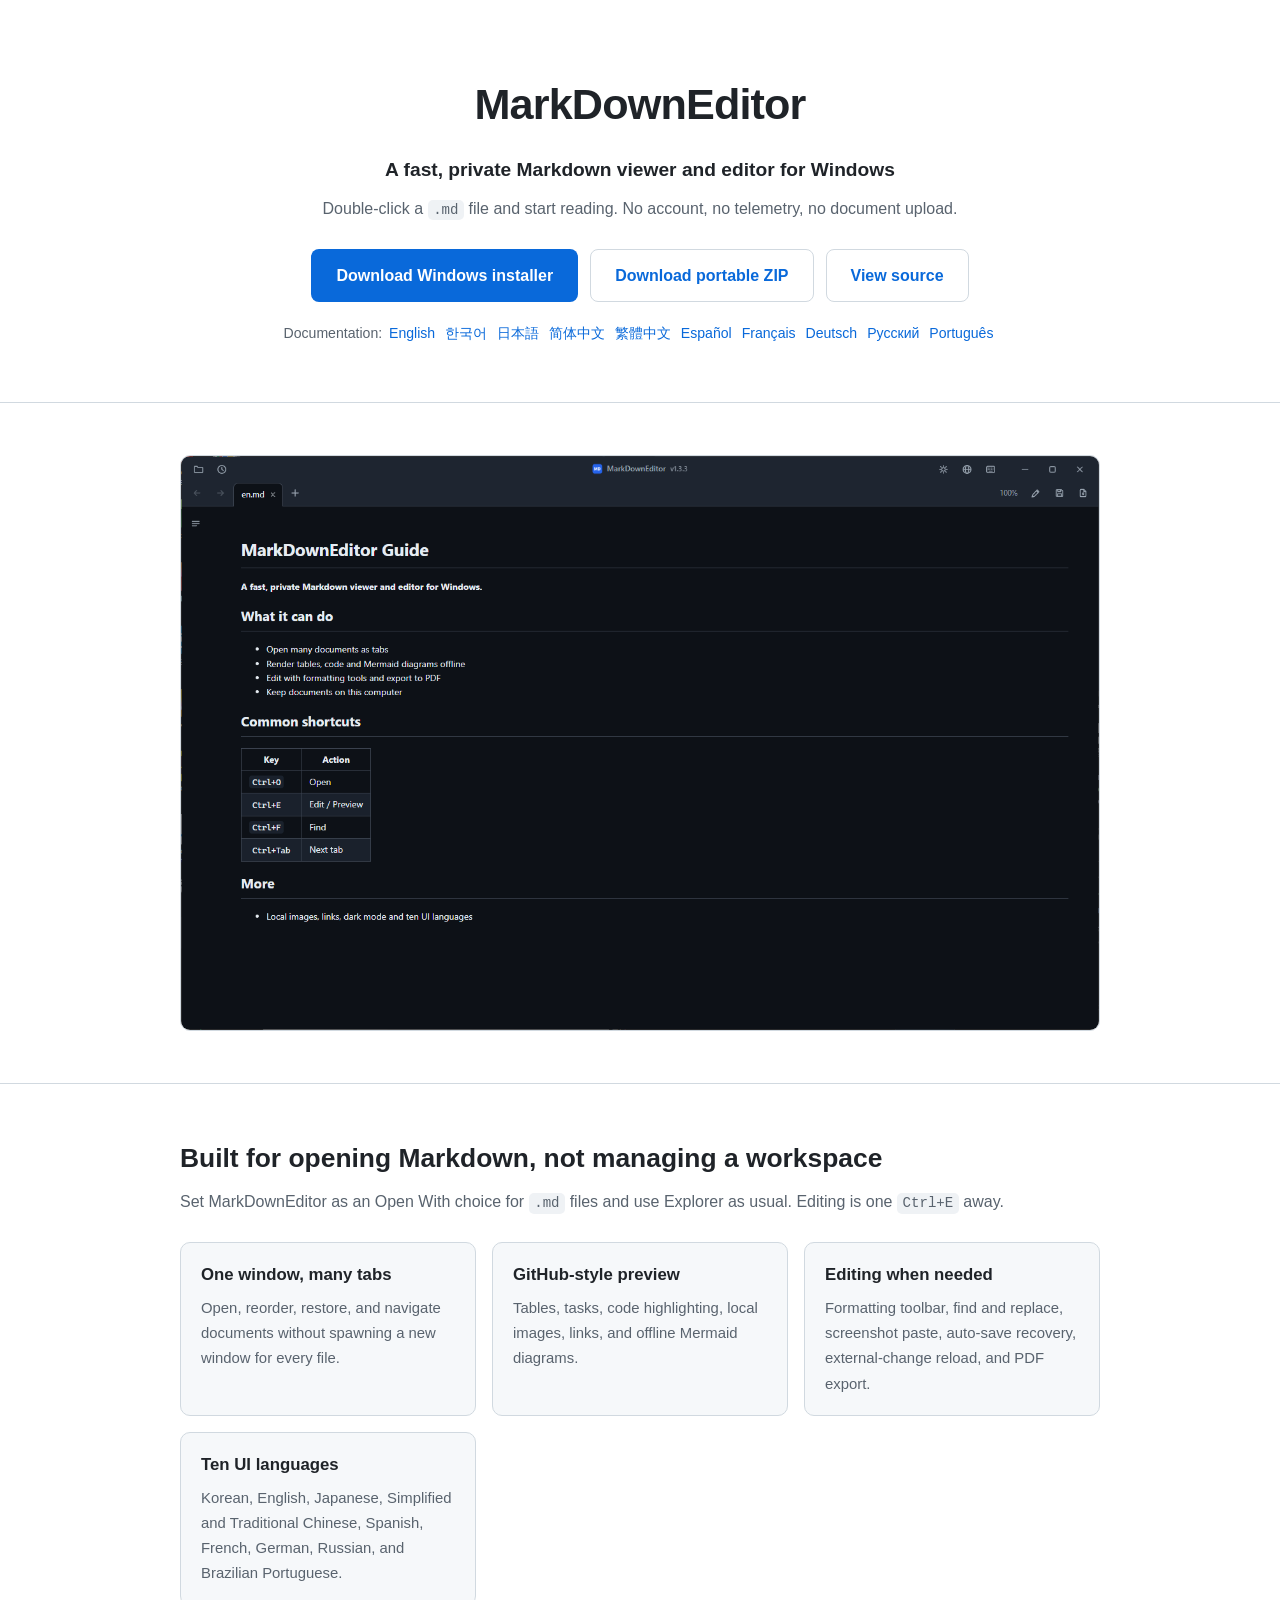
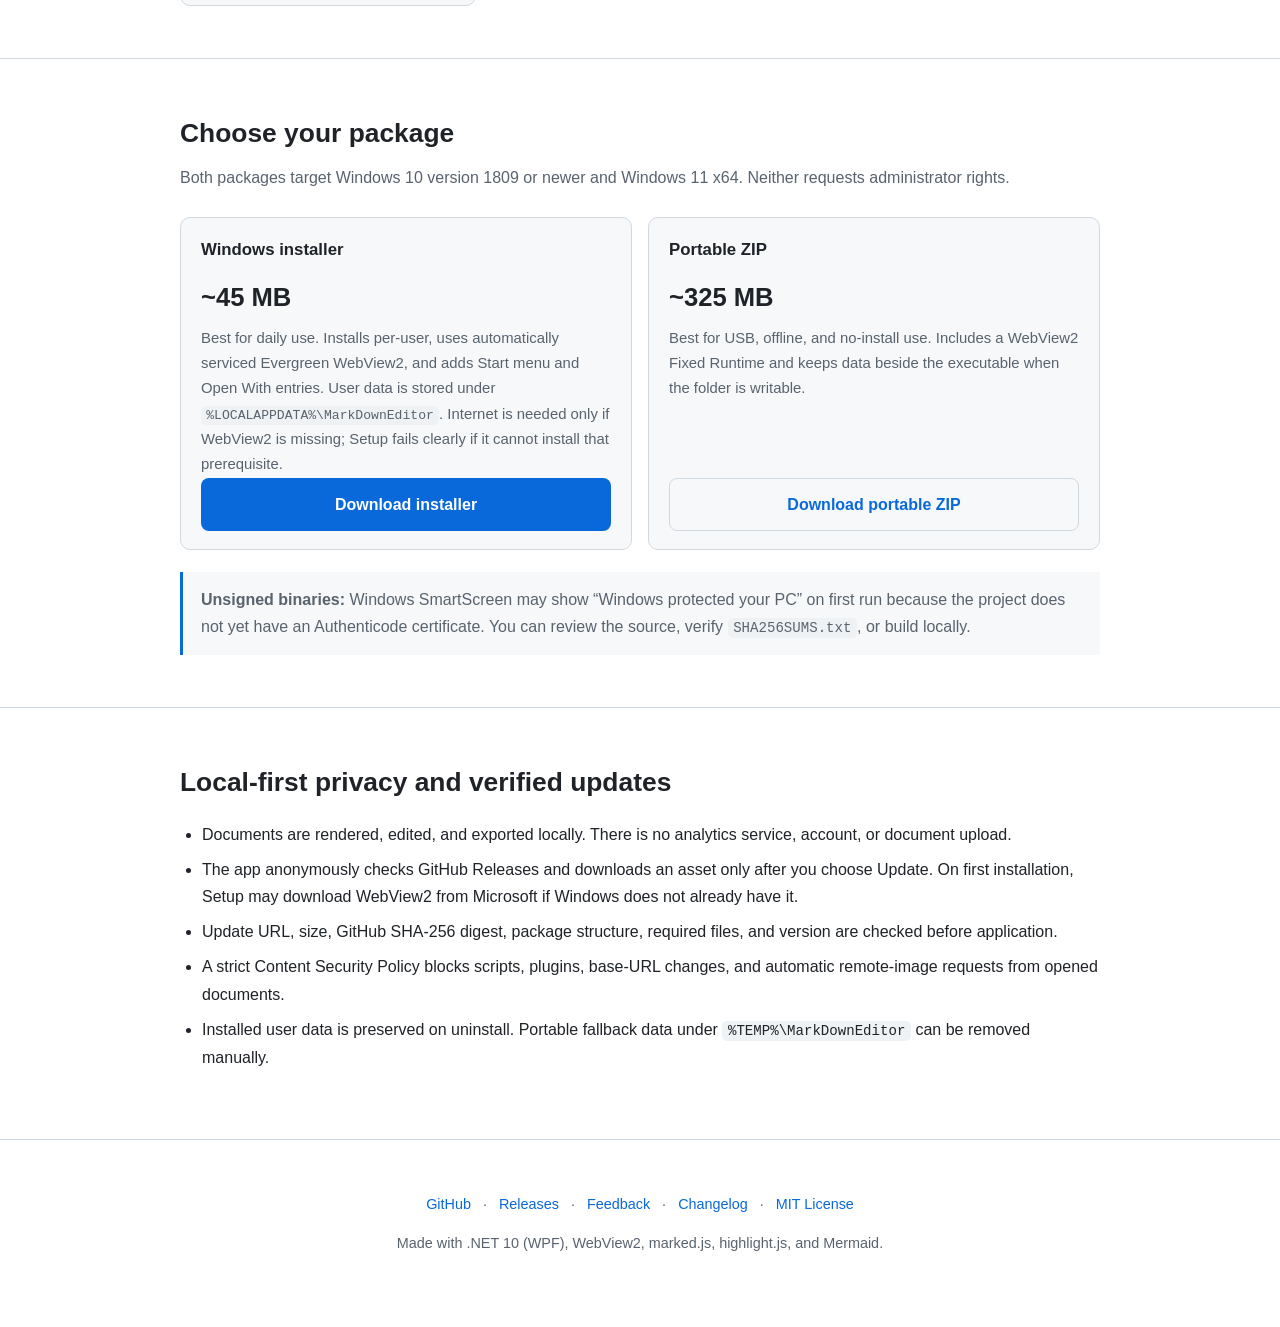
<file: docs/index.html>
<!doctype html>
<html lang="en">
<head>
  <meta charset="utf-8">
  <meta name="viewport" content="width=device-width, initial-scale=1">
  <title>MarkDownEditor — a fast, private Markdown editor for Windows</title>
  <meta name="description" content="Open Markdown files instantly on Windows. Free and open source, with tabs, offline Mermaid diagrams, editing, PDF export, a lightweight installer, and a fully portable package.">
  <link rel="canonical" href="https://jjw1270.github.io/MarkdownEditor/">
  <meta name="theme-color" content="#0d1117" media="(prefers-color-scheme: dark)">
  <meta name="theme-color" content="#ffffff" media="(prefers-color-scheme: light)">
  <meta property="og:type" content="website">
  <meta property="og:site_name" content="MarkDownEditor">
  <meta property="og:locale" content="en_US">
  <meta property="og:url" content="https://jjw1270.github.io/MarkdownEditor/">
  <meta property="og:title" content="MarkDownEditor — a fast, private Markdown editor for Windows">
  <meta property="og:description" content="Double-click a .md file and read or edit it immediately. Choose a lightweight installer or a fully portable offline package.">
  <meta property="og:image" content="https://jjw1270.github.io/MarkdownEditor/images/en/preview.png">
  <meta name="twitter:card" content="summary_large_image">
  <meta name="twitter:title" content="MarkDownEditor — a fast, private Markdown editor for Windows">
  <meta name="twitter:description" content="Free, open source, local-first Markdown viewing and editing for Windows.">
  <meta name="twitter:image" content="https://jjw1270.github.io/MarkdownEditor/images/en/preview.png">
  <link rel="icon" href="favicon.ico" sizes="any">
  <script type="application/ld+json">
  {
    "@context": "https://schema.org",
    "@type": "SoftwareApplication",
    "name": "MarkDownEditor",
    "applicationCategory": "UtilitiesApplication",
    "applicationSubCategory": "Markdown editor",
    "operatingSystem": "Windows 10 version 1809 or newer, Windows 11",
    "description": "A free, private Markdown viewer and editor for Windows with installer and portable distributions.",
    "url": "https://jjw1270.github.io/MarkdownEditor/",
    "downloadUrl": "https://github.com/jjw1270/MarkdownEditor/releases/latest",
    "softwareVersion": "1.3.3",
    "license": "https://opensource.org/licenses/MIT",
    "isAccessibleForFree": true,
    "inLanguage": ["ko", "en", "ja", "zh-CN", "zh-TW", "es", "fr", "de", "ru", "pt-BR"],
    "author": { "@type": "Person", "name": "jjw1270", "url": "https://github.com/jjw1270" },
    "offers": { "@type": "Offer", "price": "0", "priceCurrency": "USD" }
  }
  </script>
  <style>
    :root{--bg:#fff;--fg:#1f2328;--muted:#59636e;--line:#d1d9e0;--card:#f6f8fa;--accent:#0969da;--accent-fg:#fff;--code:#eff2f5}
    @media(prefers-color-scheme:dark){:root{--bg:#0d1117;--fg:#e6edf3;--muted:#9198a1;--line:#3d444d;--card:#151b23;--accent:#4493f8;--accent-fg:#0d1117;--code:#151b23}}
    *{box-sizing:border-box}html{scroll-behavior:smooth}body{margin:0;background:var(--bg);color:var(--fg);font:16px/1.7 -apple-system,BlinkMacSystemFont,"Segoe UI",Roboto,Helvetica,Arial,sans-serif;-webkit-font-smoothing:antialiased}
    a{color:var(--accent);text-decoration:none}a:hover{text-decoration:underline}.wrap{max-width:960px;margin:0 auto;padding:0 20px}code{background:var(--code);padding:.15em .4em;border-radius:5px;font-size:.88em}
    header{padding:68px 0 42px;text-align:center;border-bottom:1px solid var(--line)}h1{font-size:2.7rem;margin:0 0 .3em;letter-spacing:-.02em}.tagline{font-size:1.2rem;margin:0 0 .4em}.sub,.lead{color:var(--muted)}.sub{margin:0 0 26px}.lead{margin:0 0 26px}
    .cta{display:flex;gap:12px;justify-content:center;flex-wrap:wrap;margin-bottom:20px}.btn{display:inline-block;padding:12px 24px;border-radius:8px;font-weight:600;border:1px solid var(--line)}.primary{background:var(--accent);color:var(--accent-fg);border-color:transparent}.btn:hover{text-decoration:none;filter:brightness(1.08)}
    .langs{font-size:.88rem;color:var(--muted);margin-top:18px}.langs a{margin:0 3px}section{padding:52px 0;border-bottom:1px solid var(--line)}h2{font-size:1.65rem;margin:0 0 8px}figure{margin:0}figure img{width:100%;display:block;border:1px solid var(--line);border-radius:10px}
    .grid,.packages{display:grid;grid-template-columns:repeat(auto-fit,minmax(260px,1fr));gap:16px}.card{background:var(--card);border:1px solid var(--line);border-radius:10px;padding:18px 20px}.card h3{margin:0 0 6px;font-size:1.05rem}.card p{margin:0;color:var(--muted);font-size:.93rem}
    .package{display:flex;flex-direction:column}.package .btn{margin-top:auto;text-align:center}.size{font-size:1.6rem;font-weight:700;margin:6px 0}.note{background:var(--card);border-left:3px solid var(--accent);padding:14px 18px;color:var(--muted);margin-top:22px}ul{padding-left:22px}li{margin-bottom:8px}footer{padding:38px 0 60px;text-align:center;color:var(--muted);font-size:.9rem}footer a{margin:0 8px}
  </style>
</head>
<body>
  <header>
    <div class="wrap">
      <h1>MarkDownEditor</h1>
      <p class="tagline"><strong>A fast, private Markdown viewer and editor for Windows</strong></p>
      <p class="sub">Double-click a <code>.md</code> file and start reading. No account, no telemetry, no document upload.</p>
      <div class="cta">
        <a class="btn primary" href="https://github.com/jjw1270/MarkdownEditor/releases/latest/download/MarkDownEditor-Setup-x64.exe">Download Windows installer</a>
        <a class="btn" href="https://github.com/jjw1270/MarkdownEditor/releases/latest/download/MarkDownEditor-standalone.zip">Download portable ZIP</a>
        <a class="btn" href="https://github.com/jjw1270/MarkdownEditor">View source</a>
      </div>
      <p class="langs">Documentation:
        <a href="https://github.com/jjw1270/MarkdownEditor/blob/main/README.md">English</a>
        <a href="https://github.com/jjw1270/MarkdownEditor/blob/main/README.ko.md">한국어</a>
        <a href="https://github.com/jjw1270/MarkdownEditor/blob/main/README.ja.md">日本語</a>
        <a href="https://github.com/jjw1270/MarkdownEditor/blob/main/README.zh-CN.md">简体中文</a>
        <a href="https://github.com/jjw1270/MarkdownEditor/blob/main/README.zh-TW.md">繁體中文</a>
        <a href="https://github.com/jjw1270/MarkdownEditor/blob/main/README.es.md">Español</a>
        <a href="https://github.com/jjw1270/MarkdownEditor/blob/main/README.fr.md">Français</a>
        <a href="https://github.com/jjw1270/MarkdownEditor/blob/main/README.de.md">Deutsch</a>
        <a href="https://github.com/jjw1270/MarkdownEditor/blob/main/README.ru.md">Русский</a>
        <a href="https://github.com/jjw1270/MarkdownEditor/blob/main/README.pt-BR.md">Português</a>
      </p>
    </div>
  </header>

  <section><div class="wrap">
    <figure><img src="images/en/preview.png" alt="MarkDownEditor English interface showing tabs, table of contents, and a rendered Markdown document"></figure>
  </div></section>

  <section><div class="wrap">
    <h2>Built for opening Markdown, not managing a workspace</h2>
    <p class="lead">Set MarkDownEditor as an Open With choice for <code>.md</code> files and use Explorer as usual. Editing is one <code>Ctrl+E</code> away.</p>
    <div class="grid">
      <div class="card"><h3>One window, many tabs</h3><p>Open, reorder, restore, and navigate documents without spawning a new window for every file.</p></div>
      <div class="card"><h3>GitHub-style preview</h3><p>Tables, tasks, code highlighting, local images, links, and offline Mermaid diagrams.</p></div>
      <div class="card"><h3>Editing when needed</h3><p>Formatting toolbar, find and replace, screenshot paste, auto-save recovery, external-change reload, and PDF export.</p></div>
      <div class="card"><h3>Ten UI languages</h3><p>Korean, English, Japanese, Simplified and Traditional Chinese, Spanish, French, German, Russian, and Brazilian Portuguese.</p></div>
    </div>
  </div></section>

  <section><div class="wrap">
    <h2>Choose your package</h2>
    <p class="lead">Both packages target Windows 10 version 1809 or newer and Windows 11 x64. Neither requests administrator rights.</p>
    <div class="packages">
      <div class="card package"><h3>Windows installer</h3><div class="size">~45 MB</div><p>Best for daily use. Installs per-user, uses automatically serviced Evergreen WebView2, and adds Start menu and Open With entries. User data is stored under <code>%LOCALAPPDATA%\MarkDownEditor</code>. Internet is needed only if WebView2 is missing; Setup fails clearly if it cannot install that prerequisite.</p><a class="btn primary" href="https://github.com/jjw1270/MarkdownEditor/releases/latest/download/MarkDownEditor-Setup-x64.exe">Download installer</a></div>
      <div class="card package"><h3>Portable ZIP</h3><div class="size">~325 MB</div><p>Best for USB, offline, and no-install use. Includes a WebView2 Fixed Runtime and keeps data beside the executable when the folder is writable.</p><a class="btn" href="https://github.com/jjw1270/MarkdownEditor/releases/latest/download/MarkDownEditor-standalone.zip">Download portable ZIP</a></div>
    </div>
    <div class="note"><strong>Unsigned binaries:</strong> Windows SmartScreen may show “Windows protected your PC” on first run because the project does not yet have an Authenticode certificate. You can review the source, verify <code>SHA256SUMS.txt</code>, or build locally.</div>
  </div></section>

  <section><div class="wrap">
    <h2>Local-first privacy and verified updates</h2>
    <ul>
      <li>Documents are rendered, edited, and exported locally. There is no analytics service, account, or document upload.</li>
      <li>The app anonymously checks GitHub Releases and downloads an asset only after you choose Update. On first installation, Setup may download WebView2 from Microsoft if Windows does not already have it.</li>
      <li>Update URL, size, GitHub SHA-256 digest, package structure, required files, and version are checked before application.</li>
      <li>A strict Content Security Policy blocks scripts, plugins, base-URL changes, and automatic remote-image requests from opened documents.</li>
      <li>Installed user data is preserved on uninstall. Portable fallback data under <code>%TEMP%\MarkDownEditor</code> can be removed manually.</li>
    </ul>
  </div></section>

  <footer><div class="wrap">
    <p><a href="https://github.com/jjw1270/MarkdownEditor">GitHub</a> · <a href="https://github.com/jjw1270/MarkdownEditor/releases">Releases</a> · <a href="https://github.com/jjw1270/MarkdownEditor/issues/new/choose">Feedback</a> · <a href="https://github.com/jjw1270/MarkdownEditor/blob/main/CHANGELOG.md">Changelog</a> · <a href="https://github.com/jjw1270/MarkdownEditor/blob/main/LICENSE">MIT License</a></p>
    <p>Made with .NET 10 (WPF), WebView2, marked.js, highlight.js, and Mermaid.</p>
  </div></footer>
</body>
</html>
</file>
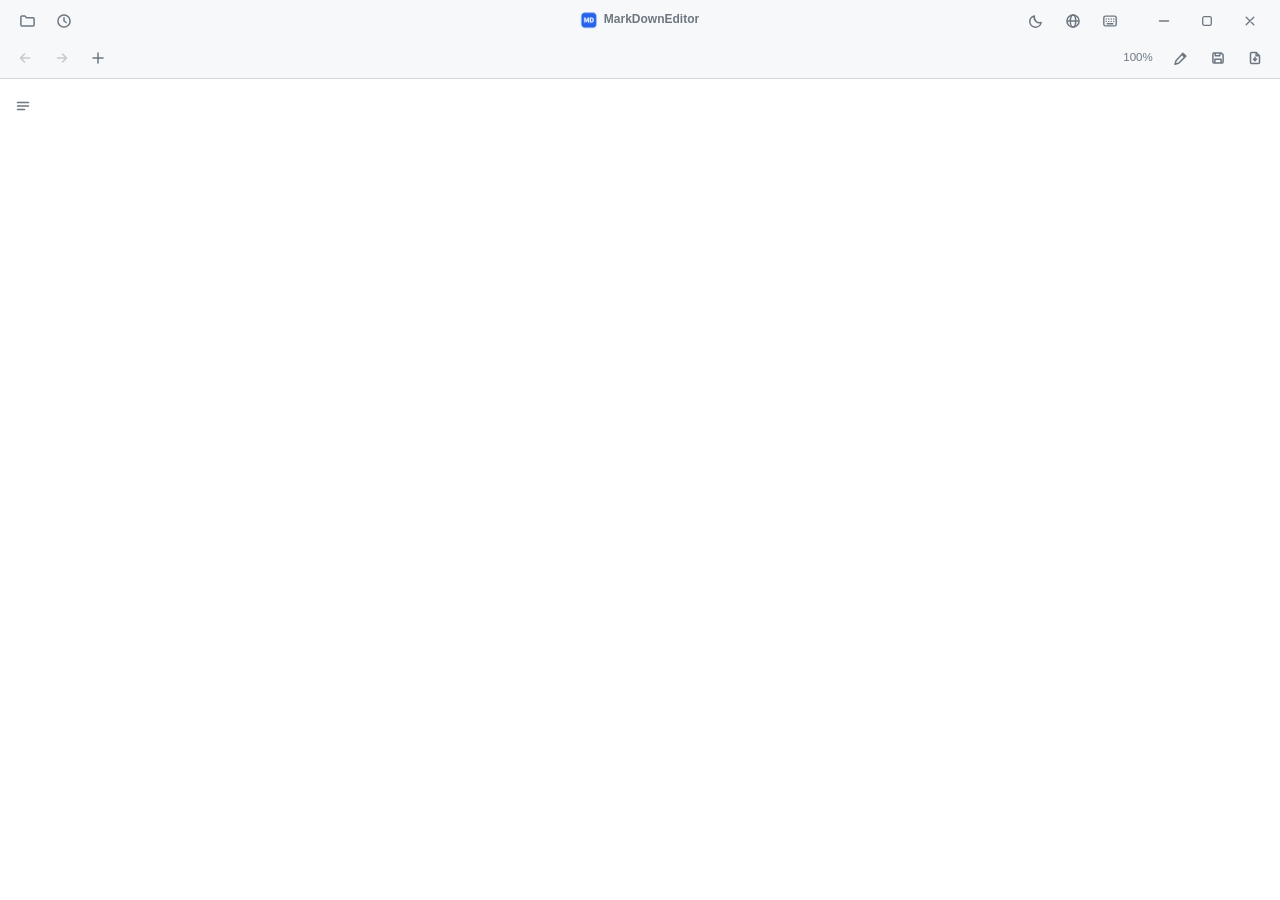
<file: src/web/index.html>
<!doctype html>
<html lang="ko">
<head>
  <meta charset="utf-8" />
  <!-- 렌더된 마크다운 내부의 인라인 스크립트와 원격 이미지 요청 차단 (보안·프라이버시)
       로컬 이미지는 C# 호스트가 data URI로 인라인하므로 self/data만 허용한다. -->
  <meta http-equiv="Content-Security-Policy"
        content="default-src 'self'; script-src 'self'; style-src 'self' 'unsafe-inline'; img-src 'self' data:; font-src 'self' data:; connect-src 'none'; frame-src 'none'; media-src 'none'; object-src 'none'; base-uri 'none'; form-action 'none';" />
  <link rel="stylesheet" href="style.css" />
  <title>Markdown</title>
</head>
<body>
  <!-- 타이틀바: 좌측 파일 액션 + 중앙의 [아이콘+타이틀] + (드래그 영역) + 창 제어 -->
  <header id="bar">
    <!-- 파일 가져오기 계열은 좌상단 — 우측 탭 줄에는 현재 문서 액션만 남김 -->
    <button id="openBtn" title="열기 (Ctrl+O)">
      <svg width="16" height="16" viewBox="0 0 16 16" fill="none" aria-hidden="true">
        <path d="M1.9 4.1c0-.55.45-1 1-1h3l1.6 1.7h6.6c.55 0 1 .45 1 1v6.1c0 .55-.45 1-1 1H2.9c-.55 0-1-.45-1-1z"
              stroke="currentColor" stroke-width="1.5" stroke-linejoin="round"/>
      </svg>
    </button>
    <button id="recentBtn" title="최근 문서">
      <svg width="16" height="16" viewBox="0 0 16 16" fill="none" aria-hidden="true">
        <circle cx="8" cy="8" r="6.1" stroke="currentColor" stroke-width="1.5"/>
        <path d="M8 4.8V8l2.2 1.5" stroke="currentColor" stroke-width="1.5"
              stroke-linecap="round" stroke-linejoin="round"/>
      </svg>
    </button>
    <!-- 정중앙 고정 (pointer-events 없음 → 위에서도 창 드래그 가능)
         버전만 클릭 가능 → 정보·피드백 메뉴 (업데이트 확인·저장소·버그 신고·기능 제안)
         새 버전 감지 시 버전 오른쪽에 레드닷 표시 -->
    <span id="appTitle"><img id="appIcon" src="appicon.png" alt="" draggable="false" />MarkDownEditor<span id="appVer" hidden><span id="appVerText"></span><span id="updDot" hidden></span></span></span>
    <!-- 남은 빈 공간 전체가 창 드래그 영역 -->
    <div class="spacer"></div>

    <!-- 앱 전역 도구(테마·언어·도움말)는 타이틀바 우측 — 창 버튼과는 여백으로 구분 -->
    <button id="themeBtn" title="다크 테마">
      <svg class="ic-moon" width="16" height="16" viewBox="0 0 16 16" fill="none" aria-hidden="true">
        <path d="M13.1 9.6a5.5 5.5 0 0 1-6.7-6.7 5.7 5.7 0 1 0 6.7 6.7z"
              stroke="currentColor" stroke-width="1.5" stroke-linejoin="round"/>
      </svg>
      <svg class="ic-sun" width="16" height="16" viewBox="0 0 16 16" fill="none" aria-hidden="true">
        <circle cx="8" cy="8" r="2.7" stroke="currentColor" stroke-width="1.5"/>
        <path d="M8 1.9v1.6M8 12.5v1.6M1.9 8h1.6M12.5 8h1.6M3.7 3.7l1.1 1.1M11.2 11.2l1.1 1.1M12.3 3.7l-1.1 1.1M4.8 11.2l-1.1 1.1"
              stroke="currentColor" stroke-width="1.5" stroke-linecap="round"/>
      </svg>
    </button>
    <!-- 언어 선택 메뉴 (하단에 버전 정보 포함) -->
    <button id="langBtn" title="언어">
      <svg width="16" height="16" viewBox="0 0 16 16" fill="none" aria-hidden="true">
        <circle cx="8" cy="8" r="6.1" stroke="currentColor" stroke-width="1.5"/>
        <ellipse cx="8" cy="8" rx="2.7" ry="6.1" stroke="currentColor" stroke-width="1.5"/>
        <path d="M2.2 8h11.6" stroke="currentColor" stroke-width="1.5"/>
      </svg>
    </button>
    <button id="shortcutsBtn" title="키보드 단축키 보기 (Ctrl+/)">
      <svg width="16" height="16" viewBox="0 0 16 16" fill="none" aria-hidden="true">
        <rect x="1.8" y="3.1" width="12.4" height="9.8" rx="1.7" stroke="currentColor" stroke-width="1.4"/>
        <path d="M4.2 6h.1M6.7 6h.1M9.2 6h.1M11.7 6h.1M4.2 8.4h.1M6.7 8.4h.1M9.2 8.4h.1M11.7 8.4h.1M5.2 10.7h5.6"
              stroke="currentColor" stroke-width="1.4" stroke-linecap="round"/>
      </svg>
    </button>

    <!-- 창 제어 (커스텀 타이틀바) — C#이 네이티브로 처리 -->
    <button id="minBtn" class="winbtn" title="최소화">
      <svg width="16" height="16" viewBox="0 0 16 16" fill="none" aria-hidden="true">
        <path d="M3.4 8h9.2" stroke="currentColor" stroke-width="1.3" stroke-linecap="round"/>
      </svg>
    </button>
    <button id="maxBtn" class="winbtn" title="최대화">
      <svg class="ic-max" width="16" height="16" viewBox="0 0 16 16" fill="none" aria-hidden="true">
        <rect x="3.7" y="3.7" width="8.6" height="8.6" rx="1.6" stroke="currentColor" stroke-width="1.3"/>
      </svg>
      <svg class="ic-restore" width="16" height="16" viewBox="0 0 16 16" fill="none" aria-hidden="true">
        <rect x="3.2" y="5.2" width="7.6" height="7.6" rx="1.5" stroke="currentColor" stroke-width="1.3"/>
        <path d="M5.8 3.4h5.4c.9 0 1.6.7 1.6 1.6v5.4" stroke="currentColor" stroke-width="1.3" stroke-linecap="round"/>
      </svg>
    </button>
    <button id="closeBtn" class="winbtn winbtn-close" title="닫기">
      <svg width="16" height="16" viewBox="0 0 16 16" fill="none" aria-hidden="true">
        <path d="M4.2 4.2l7.6 7.6M11.8 4.2l-7.6 7.6" stroke="currentColor" stroke-width="1.3" stroke-linecap="round"/>
      </svg>
    </button>
  </header>

  <!-- 탭 줄: 내비게이션 + 문서 탭(JS가 생성) + 우측 현재 문서 액션 버튼 -->
  <div id="tabrow">
    <button id="backBtn" title="뒤로 (Alt+←)" disabled>
      <svg width="16" height="16" viewBox="0 0 16 16" fill="none" aria-hidden="true">
        <path d="M12.5 8H3.5M7.5 4 3.5 8l4 4" stroke="currentColor" stroke-width="1.6"
              stroke-linecap="round" stroke-linejoin="round"/>
      </svg>
    </button>
    <button id="fwdBtn" title="앞으로 (Alt+→)" disabled>
      <svg width="16" height="16" viewBox="0 0 16 16" fill="none" aria-hidden="true">
        <path d="M3.5 8h9M8.5 4l4 4-4 4" stroke="currentColor" stroke-width="1.6"
              stroke-linecap="round" stroke-linejoin="round"/>
      </svg>
    </button>
    <nav id="tabs"></nav>
    <button id="newTabBtn" class="tab-new" title="새 문서 (Ctrl+N)">
      <svg width="16" height="16" viewBox="0 0 16 16" fill="none" aria-hidden="true">
        <path d="M8 3v10M3 8h10" stroke="currentColor" stroke-width="1.5" stroke-linecap="round"/>
      </svg>
    </button>
    <div class="spacer"></div>
    <button id="zoomBtn" title="문서 배율 조정" aria-haspopup="dialog" aria-expanded="false"
            aria-controls="zoomPopup"><span id="zoomPct">100%</span></button>
    <button id="toggleBtn" title="편집/미리보기 전환 (Ctrl+E)">
      <svg class="ic-edit" width="16" height="16" viewBox="0 0 16 16" fill="none" aria-hidden="true">
        <path d="M9.9 3.2l2.9 2.9-7.2 7.2-3.6 1 1-3.6zM8.8 4.3l2.9 2.9"
              stroke="currentColor" stroke-width="1.5" stroke-linecap="round" stroke-linejoin="round"/>
      </svg>
      <svg class="ic-preview" width="16" height="16" viewBox="0 0 16 16" fill="none" aria-hidden="true">
        <path d="M1.9 8S4.2 3.9 8 3.9 14.1 8 14.1 8 11.8 12.1 8 12.1 1.9 8 1.9 8z"
              stroke="currentColor" stroke-width="1.5" stroke-linejoin="round"/>
        <circle cx="8" cy="8" r="1.9" stroke="currentColor" stroke-width="1.5"/>
      </svg>
    </button>
    <button id="saveBtn" title="저장 (Ctrl+S)">
      <svg width="16" height="16" viewBox="0 0 16 16" fill="none" aria-hidden="true">
        <path d="M2.9 3.9c0-.55.45-1 1-1h7.2l2 2v7.2c0 .55-.45 1-1 1H3.9c-.55 0-1-.45-1-1z"
              stroke="currentColor" stroke-width="1.5" stroke-linejoin="round"/>
        <path d="M5.3 3v2.8h4.6V3M4.9 13.1V9.2h6.2v3.9"
              stroke="currentColor" stroke-width="1.5" stroke-linejoin="round"/>
      </svg>
    </button>
    <button id="pdfBtn" title="PDF로 내보내기">
      <svg width="16" height="16" viewBox="0 0 16 16" fill="none" aria-hidden="true">
        <path d="M9.1 2.4H4.5c-.55 0-1 .45-1 1v9.2c0 .55.45 1 1 1h7c.55 0 1-.45 1-1V5.8z"
              stroke="currentColor" stroke-width="1.5" stroke-linejoin="round"/>
        <path d="M9.1 2.4v3.4h3.4" stroke="currentColor" stroke-width="1.5" stroke-linejoin="round"/>
        <path d="M8 7.3v3.2M6.5 9.1 8 10.7l1.5-1.6" stroke="currentColor" stroke-width="1.5"
              stroke-linecap="round" stroke-linejoin="round"/>
      </svg>
    </button>
  </div>

  <!-- 현재 배율 버튼에 붙는 비모달 조절기. 상단 줄을 넓히지 않고 필요할 때만 표시한다. -->
  <div id="zoomPopup" role="dialog" aria-label="문서 배율 조정" hidden>
    <button id="zoomOutBtn" title="문서 축소 (Ctrl+-)">
      <svg width="16" height="16" viewBox="0 0 16 16" fill="none" aria-hidden="true">
        <path d="M3 8h10" stroke="currentColor" stroke-width="1.5" stroke-linecap="round"/>
      </svg>
    </button>
    <button id="zoomResetBtn" title="문서 배율 초기화 (Ctrl+0)"><span id="zoomPopupPct">100%</span></button>
    <button id="zoomInBtn" title="문서 확대 (Ctrl++)">
      <svg width="16" height="16" viewBox="0 0 16 16" fill="none" aria-hidden="true">
        <path d="M8 3v10M3 8h10" stroke="currentColor" stroke-width="1.5" stroke-linecap="round"/>
      </svg>
    </button>
  </div>

  <!-- 서식 바 (편집 모드 전용): 마크다운 문법을 몰라도 버튼으로 서식 적용 -->
  <div id="fmtbar" hidden>
    <button id="fmtBold" title="굵게 (Ctrl+B)"><b>B</b></button>
    <button id="fmtItalic" title="기울임 (Ctrl+I)"><i>I</i></button>
    <button id="fmtStrike" title="취소선"><s>S</s></button>
    <span class="fmt-sep"></span>
    <button id="fmtH1" title="제목 1">H1</button>
    <button id="fmtH2" title="제목 2">H2</button>
    <button id="fmtH3" title="제목 3">H3</button>
    <span class="fmt-sep"></span>
    <button id="fmtBullet" title="글머리 기호 목록">
      <svg width="16" height="16" viewBox="0 0 16 16" fill="none" aria-hidden="true">
        <circle cx="2.7" cy="4" r="1.1" fill="currentColor"/>
        <circle cx="2.7" cy="8" r="1.1" fill="currentColor"/>
        <circle cx="2.7" cy="12" r="1.1" fill="currentColor"/>
        <path d="M6.2 4h7.6M6.2 8h7.6M6.2 12h7.6" stroke="currentColor" stroke-width="1.5" stroke-linecap="round"/>
      </svg>
    </button>
    <button id="fmtNumber" title="번호 목록">
      <svg width="16" height="16" viewBox="0 0 16 16" fill="none" aria-hidden="true">
        <path d="M1.8 3h1.4v3.4M1.6 6.4h3" stroke="currentColor" stroke-width="1.2" stroke-linecap="round" stroke-linejoin="round"/>
        <path d="M1.7 9.9c0-.7.6-1.2 1.3-1.2s1.3.5 1.3 1.2c0 1.2-2.6 1.6-2.6 3.1h2.8"
              stroke="currentColor" stroke-width="1.2" stroke-linecap="round" stroke-linejoin="round"/>
        <path d="M7 4.7h7M7 11.3h7" stroke="currentColor" stroke-width="1.5" stroke-linecap="round"/>
      </svg>
    </button>
    <button id="fmtTask" title="체크박스 목록">
      <svg width="16" height="16" viewBox="0 0 16 16" fill="none" aria-hidden="true">
        <rect x="1.6" y="2.2" width="4.6" height="4.6" rx="1.2" stroke="currentColor" stroke-width="1.3"/>
        <path d="M3 4.5l1 1 1.7-1.9" stroke="currentColor" stroke-width="1.3" stroke-linecap="round" stroke-linejoin="round"/>
        <rect x="1.6" y="9.2" width="4.6" height="4.6" rx="1.2" stroke="currentColor" stroke-width="1.3"/>
        <path d="M9 4.5h5M9 11.5h5" stroke="currentColor" stroke-width="1.5" stroke-linecap="round"/>
      </svg>
    </button>
    <span class="fmt-sep"></span>
    <button id="fmtQuote" title="인용">
      <svg width="16" height="16" viewBox="0 0 16 16" fill="none" aria-hidden="true">
        <path d="M2.4 3.2v9.6" stroke="currentColor" stroke-width="1.8" stroke-linecap="round"/>
        <path d="M6.2 4.6h7.4M6.2 8h7.4M6.2 11.4h5" stroke="currentColor" stroke-width="1.5" stroke-linecap="round"/>
      </svg>
    </button>
    <button id="fmtCode" title="코드">
      <svg width="16" height="16" viewBox="0 0 16 16" fill="none" aria-hidden="true">
        <path d="M5.4 4.6 2 8l3.4 3.4M10.6 4.6 14 8l-3.4 3.4" stroke="currentColor" stroke-width="1.5"
              stroke-linecap="round" stroke-linejoin="round"/>
      </svg>
    </button>
    <span class="fmt-sep"></span>
    <button id="fmtLink" title="링크 (Ctrl+K)">
      <svg width="16" height="16" viewBox="0 0 16 16" fill="none" aria-hidden="true">
        <path d="M6.7 9.3a3.2 3.2 0 0 0 4.5 0l2-2a3.2 3.2 0 1 0-4.5-4.5l-.9.9"
              stroke="currentColor" stroke-width="1.5" stroke-linecap="round" stroke-linejoin="round"/>
        <path d="M9.3 6.7a3.2 3.2 0 0 0-4.5 0l-2 2a3.2 3.2 0 1 0 4.5 4.5l.9-.9"
              stroke="currentColor" stroke-width="1.5" stroke-linecap="round" stroke-linejoin="round"/>
      </svg>
    </button>
    <button id="fmtTable" title="표">
      <svg width="16" height="16" viewBox="0 0 16 16" fill="none" aria-hidden="true">
        <rect x="2" y="2.8" width="12" height="10.4" rx="1.2" stroke="currentColor" stroke-width="1.4"/>
        <path d="M2 6.2h12M6.6 6.2v7M11 6.2v7" stroke="currentColor" stroke-width="1.4"/>
      </svg>
    </button>
    <button id="fmtHr" title="구분선">
      <svg width="16" height="16" viewBox="0 0 16 16" fill="none" aria-hidden="true">
        <path d="M2.2 8h11.6" stroke="currentColor" stroke-width="1.6" stroke-linecap="round"/>
        <path d="M4.5 4.2h7M4.5 11.8h7" stroke="currentColor" stroke-width="1.2" stroke-linecap="round" opacity=".45"/>
      </svg>
    </button>
  </div>

  <main>
    <!-- 목차 토글 레일: 탭 바로 아래 왼쪽 고정. 별도 열이라 문서를 가리지 않고 스크롤 영향도 없음 -->
    <div id="tocRail">
      <button id="tocBtn" title="목차 표시/숨김">
        <svg width="16" height="16" viewBox="0 0 16 16" fill="none" aria-hidden="true">
          <path d="M2.5 4.5h11M2.5 8h11M2.5 11.5h7" stroke="currentColor" stroke-width="1.5"
                stroke-linecap="round"/>
        </svg>
      </button>
    </div>
    <!-- 목차 사이드바 (미리보기 전용, 레일의 ☰ 버튼으로 토글)
         열리면 ☰ 버튼(#tocBtn)이 레일에서 패널 헤더로 이동해 온다 (applyToc) -->
    <aside id="toc" hidden>
      <div id="tocHead">
        <div id="tocTitle">목차</div>
      </div>
      <div id="tocList"></div>
    </aside>
    <!-- tabindex=-1: 클릭 없이도 PageDown/화살표 키 스크롤이 되도록 포커스 가능하게 -->
    <article id="preview" class="markdown-body" tabindex="-1"></article>
    <textarea id="editor" spellcheck="false" hidden></textarea>

    <!-- 찾기 / 바꾸기 바 (편집 모드 전용, Ctrl+F / Ctrl+H) -->
    <div id="findbar" hidden>
      <div class="find-row">
        <button id="findToggle" class="find-toggle" title="바꾸기 펼치기/접기">▸</button>
        <input id="findInput" type="text" placeholder="찾기" spellcheck="false" autocomplete="off" />
        <span id="findCount" class="find-count"></span>
        <button id="findPrev" title="이전 (Shift+Enter)">↑</button>
        <button id="findNext" title="다음 (Enter)">↓</button>
        <button id="findCase" title="대소문자 구분">Aa</button>
        <button id="findClose" title="닫기 (Esc)">✕</button>
      </div>
      <div class="find-row find-replace-row">
        <input id="replaceInput" type="text" placeholder="바꾸기" spellcheck="false" autocomplete="off" />
        <button id="replaceOne" title="현재 항목만 바꾸기">바꾸기</button>
        <button id="replaceAll" title="모두 바꾸기">모두</button>
      </div>
    </div>
  </main>

  <!-- 이미지 클릭 확대 (라이트박스): 클릭·Esc로 닫기 -->
  <div id="lightbox" hidden><img id="lightboxImg" alt="" /></div>

  <!-- 키보드 단축키: 현재 언어에 맞춰 JS가 표 내용을 채움 -->
  <div id="shortcutOverlay" hidden>
    <div id="shortcutDialog" role="dialog" aria-modal="true" aria-labelledby="shortcutTitle">
      <div class="shortcut-head">
        <span id="shortcutTitle">키보드 단축키</span>
        <button id="shortcutClose" title="닫기 (Esc)">✕</button>
      </div>
      <div class="shortcut-scroll">
        <table class="shortcut-table"><tbody id="shortcutList"></tbody></table>
      </div>
    </div>
  </div>

  <!-- 업데이트 팝업 (타이틀 옆 ! 배지 클릭) — 문자열은 applyLocale이 채움 -->
  <div id="updOverlay" hidden>
    <div id="updDialog" role="dialog" aria-modal="true" aria-labelledby="updTitle">
      <div class="upd-head">
        <span id="updTitle">업데이트</span>
        <button id="updClose" title="닫기 (Esc)">✕</button>
      </div>
      <div class="upd-vers">
        <span id="updCurLabel">현재 버전</span><b id="updCur">-</b>
        <span id="updLatestLabel">최신 버전</span><b id="updLatest">-</b>
      </div>
      <div id="updMsg"></div>
      <div id="updBarWrap" hidden>
        <div id="updBar"><div id="updBarFill"></div></div>
        <span id="updPct"></span>
      </div>
      <div id="updNotesWrap" hidden>
        <div id="updNotesLabel">릴리즈 노트</div>
        <div id="updNotes"></div>
      </div>
      <div class="upd-actions">
        <button id="updCheckBtn">지금 확인</button>
        <button id="updApplyBtn" class="primary" disabled>업데이트하기</button>
      </div>
    </div>
  </div>

  <!-- 하단 토스트 알림 (PDF 저장·이미지 붙여넣기 등) -->
  <div id="toast" role="status"></div>

  <!-- 탭 우클릭 메뉴 (항목은 JS가 생성) -->
  <div id="ctxmenu" role="menu" hidden></div>

  <!-- mermaid.min.js(3.4MB)는 시작 속도를 위해 여기서 로드하지 않고,
       mermaid 블록을 처음 만날 때 app.js가 동적으로 로드한다 (ensureMermaid) -->
  <script src="i18n.js"></script>
  <script src="marked.min.js"></script>
  <script src="highlight.min.js"></script>
  <script src="app.js"></script>
</body>
</html>
</file>
<file: src/web/style.css>
/* 라이트 (기본) */
:root, :root[data-theme="light"] {
  color-scheme: light;               /* 네이티브 스크롤바·컨트롤도 테마와 일치 */
  --bg: #ffffff;
  --fg: #24292f;
  --muted: #6e7781;
  --border: #d0d7de;
  --bar: #f6f8fa;
  --btn: #ffffff;                    /* 찾기 바 버튼 배경 */
  --btn-hover: rgba(9, 30, 66, .06);   /* 툴바 플랫 버튼 호버/눌림 */
  --btn-press: rgba(9, 30, 66, .11);
  --accent: #0969da;
  --code-bg: #f6f8fa;
  /* 코드 하이라이팅 토큰 (GitHub 라이트 계열) */
  --hl-kw: #cf222e;
  --hl-str: #0a3069;
  --hl-com: #6e7781;
  --hl-num: #0550ae;
  --hl-fn: #8250df;
  --hl-attr: #953800;
  /* 미리보기 찾기 하이라이트 (전체 매치 / 현재 매치) */
  --find-bg: #fff8a0;
  --find-cur: #ffb54d;
}
/* 다크 (사용자가 명시적으로 선택)
   구분감을 위해 밝기 사다리 유지: 본문(--bg) < 코드(--code-bg) < 바(--bar) < 버튼(--btn) < 테두리(--border) */
:root[data-theme="dark"] {
  color-scheme: dark;
  --bg: #0d1117;
  --fg: #e6edf3;
  --muted: #98a3af;
  --border: #3d4552;
  --bar: #1e2530;
  --btn: #29303c;
  --btn-hover: rgba(255, 255, 255, .07);
  --btn-press: rgba(255, 255, 255, .12);
  --accent: #4493f8;
  --code-bg: #1a212c;
  /* 코드 하이라이팅 토큰 (GitHub 다크 계열) */
  --hl-kw: #ff7b72;
  --hl-str: #a5d6ff;
  --hl-com: #8b949e;
  --hl-num: #79c0ff;
  --hl-fn: #d2a8ff;
  --hl-attr: #ffa657;
  --find-bg: rgba(202, 148, 20, .45);
  --find-cur: rgba(255, 183, 50, .8);
}
/* JS 로드 전, 선택값이 없을 때만 시스템 테마를 따름 (깜빡임 방지 폴백) */
@media (prefers-color-scheme: dark) {
  :root:not([data-theme]) {
    color-scheme: dark;
    --bg: #0d1117;
    --fg: #e6edf3;
    --muted: #98a3af;
    --border: #3d4552;
    --bar: #1e2530;
    --btn: #29303c;
    --btn-hover: rgba(255, 255, 255, .07);
    --btn-press: rgba(255, 255, 255, .12);
    --accent: #4493f8;
    --code-bg: #1a212c;
    --hl-kw: #ff7b72;
    --hl-str: #a5d6ff;
    --hl-com: #8b949e;
    --hl-num: #79c0ff;
    --hl-fn: #d2a8ff;
    --hl-attr: #ffa657;
    --find-bg: rgba(202, 148, 20, .45);
    --find-cur: rgba(255, 183, 50, .8);
  }
}

/* 부드러운 전환 */
body, #bar, #bar button, #editor { transition: background-color .15s ease, color .15s ease, border-color .15s ease; }
/* 접근성: 시스템 "동작 줄이기" 설정 시 전환 효과 제거 (부드러운 스크롤은 JS가 함께 비활성) */
@media (prefers-reduced-motion: reduce) {
  * { transition: none !important; animation: none !important; }
}

* { box-sizing: border-box; }
html, body { height: 100%; margin: 0; }
body {
  display: flex;
  flex-direction: column;
  font: 14px/1.6 -apple-system, "Segoe UI", "맑은 고딕", "Malgun Gothic", sans-serif;
  color: var(--fg);
  background: var(--bg);
}

/* 상단 바 */
/* 타이틀바(앱 아이콘·중앙 타이틀·창 버튼)와 탭 줄이 같은 배경으로 한 덩어리를 이룸 */
#bar {
  position: relative;
  display: flex;
  align-items: center;
  gap: 3px;
  padding: 4px 10px 0;
  background: var(--bar);
  user-select: none;
  flex: 0 0 auto;
}
/* 정중앙 고정 [아이콘+타이틀] — 클릭이 통과되어 그 위에서도 창 드래그가 됨 */
#appTitle {
  position: absolute;
  left: 50%;
  top: 50%;
  transform: translate(-50%, -46%);
  display: inline-flex;
  align-items: center;
  gap: 7px;
  font-size: 12px;
  font-weight: 600;
  color: var(--muted);
  pointer-events: none;
}
#appIcon { width: 16px; height: 16px; -webkit-user-drag: none; }

/* 버전 표시 (타이틀 텍스트 오른쪽) — 타이틀은 클릭 통과지만 버전은 클릭 가능
   클릭하면 정보·피드백 메뉴 (업데이트 확인·저장소·버그 신고·기능 제안) */
#appTitle #appVer {
  pointer-events: auto;
  display: inline-flex;
  align-items: center;
  gap: 4px;
  font-size: 11px;
  font-weight: 500;
  opacity: .8;
  cursor: pointer;
}
#appTitle #appVer:hover { opacity: 1; color: var(--fg); }
#appTitle #appVer[hidden] { display: none; }   /* C#의 app 메시지로 버전을 받기 전엔 숨김 */

/* 새 버전 감지: 배너·팝업 없이 버전 오른쪽 레드닷(색+펄스)으로만 알림 */
#updDot {
  display: inline-block;
  width: 6px;
  height: 6px;
  border-radius: 50%;
  background: var(--hl-kw);   /* 테마별 빨강 토큰 재사용 */
  animation: updpulse 2s ease-out infinite;
}
#updDot[hidden] { display: none; }
@keyframes updpulse {
  0%   { box-shadow: 0 0 0 0 color-mix(in srgb, var(--hl-kw) 55%, transparent); }
  70%  { box-shadow: 0 0 0 5px transparent; }
  100% { box-shadow: 0 0 0 0 transparent; }
}

/* 탭 줄: 좌측 탭 + 우측 문서 액션 버튼.
   활성 탭이 경계선을 덮고 본문과 이어지도록 탭은 줄 바닥까지 내려간다 (메모장/브라우저식) */
#tabrow {
  display: flex;
  align-items: center;
  gap: 3px;
  padding: 3px 8px 0;
  background: var(--bar);
  border-bottom: 1px solid var(--border);
  user-select: none;
  flex: 0 0 auto;
}
#tabrow > button { margin-bottom: 3px; }   /* 우측 버튼은 시각적 중앙 유지 */
.spacer { flex: 1; }
/* Win11 메모장풍 플랫 아이콘 버튼: 테두리 없음, 호버 시에만 둥근 은은한 배경.
   아이콘은 기본 회색톤(--muted), 호버·활성에서만 또렷해짐 (타이틀바·탭 줄 공통) */
#bar button,
#tabrow > button {
  flex: 0 0 auto;
  width: 34px;
  height: 34px;
  padding: 0;
  display: inline-flex;
  align-items: center;
  justify-content: center;
  border: 0;
  border-radius: 6px;
  background: transparent;
  color: var(--muted);
  cursor: pointer;
}
#bar button:hover, #tabrow > button:hover { background: var(--btn-hover); color: var(--fg); }
#bar button:active, #tabrow > button:active { background: var(--btn-press); }
/* 활성 상태(편집 모드 등): 은은한 배경 + 아이콘만 파란 틴트 */
#tabrow > button.active { background: var(--btn-press); color: var(--accent); }
#bar button:disabled, #tabrow > button:disabled { opacity: .35; cursor: default; background: transparent; }

/* 편집↔미리보기 토글: 현재 상태에 맞는 아이콘 하나만 표시 */
#toggleBtn .ic-preview { display: none; }
#toggleBtn.active .ic-edit { display: none; }
#toggleBtn.active .ic-preview { display: block; }

/* 테마 토글: 현재 테마의 "반대" 아이콘 하나만 표시 (라이트→달, 다크→해) */
#themeBtn .ic-sun { display: none; }
[data-theme="dark"] #themeBtn .ic-moon { display: none; }
[data-theme="dark"] #themeBtn .ic-sun { display: block; }

/* 창 제어 버튼 (커스텀 타이틀바) — 닫기는 Windows 관례대로 호버 시 빨간 배경.
   설정 버튼(테마·언어) 무리와는 여백을 넓혀 오클릭 방지 */
#bar .winbtn { width: 40px; }
#bar #minBtn { margin-left: 14px; }
#bar .winbtn-close:hover { background: #c42b1c; color: #fff; }
#bar .winbtn-close:active { background: #b3271a; color: #fff; }
/* 최대화↔복원 아이콘 전환 */
#maxBtn .ic-restore { display: none; }
#maxBtn.maximized .ic-max { display: none; }
#maxBtn.maximized .ic-restore { display: block; }

/* 탭 스트립 — 넘치면 탭 영역만 스크롤(스크롤바 숨김), 우측 버튼은 밀리지 않음.
   -1px 내림으로 탭 바닥이 경계선 위에 겹침 → 활성 탭 배경이 선을 끊고 본문과 이어짐 */
#tabs {
  display: flex;
  align-items: flex-end;
  align-self: flex-end;
  margin-bottom: -1px;
  gap: 2px;
  min-width: 0;
  flex: 0 1 auto;
  overflow-x: auto;
  overflow-y: hidden;
  scrollbar-width: none;
}
#tabs:empty { display: none; }
.tab {
  display: inline-flex;
  align-items: center;
  gap: 6px;
  max-width: 200px;
  padding: 7px 7px 8px 12px;
  border: 1px solid transparent;
  border-bottom: none;
  border-radius: 8px 8px 0 0;
  color: var(--muted);
  cursor: pointer;
  font-size: 13px;
  white-space: nowrap;
  flex: 0 0 auto;
}
.tab:hover { background: var(--btn-hover); }
.tab.active {
  background: var(--bg);
  color: var(--fg);
  border-color: var(--border);
}
.tab-label { overflow: hidden; text-overflow: ellipsis; }
.tab-dot { color: var(--accent); font-size: 10px; line-height: 1; }  /* 저장 안 됨 표시 */
.tab-close {
  border: 0;
  background: none;
  color: inherit;
  cursor: pointer;
  font-size: 15px;
  line-height: 1;
  padding: 0 3px;
  border-radius: 4px;
  opacity: .55;
}
.tab-close:hover { opacity: 1; background: var(--border); }
/* 탭 드래그 재정렬: 드롭 대상 표시 */
.tab.drag-over { box-shadow: inset 2px 0 0 var(--accent); }
/* 새 문서 버튼은 스크롤되는 탭 목록 밖에 고정하고, 글꼴 기준선 대신 SVG 박스를 중앙 정렬한다. */
#tabrow > .tab-new {
  width: 30px;
  height: 30px;
  margin-left: 1px;
  margin-right: 3px;
}
.tab-new svg { display: block; }

/* 문서 배율 표시는 조절 팝업의 진입점이다. 상단 UI 자체는 확대하지 않는다. */
#tabrow > #zoomBtn {
  width: 46px;
  padding: 0 4px;
  color: var(--muted);
  font: 11.5px/1 "Segoe UI", sans-serif;
  font-variant-numeric: tabular-nums;
}
#zoomBtn.zoomed { color: var(--accent); }

/* 배율 조절기는 탭 줄 공간을 차지하지 않는 가벼운 flyout이다. */
#zoomPopup {
  position: fixed;
  z-index: 65;
  display: flex;
  align-items: center;
  gap: 2px;
  padding: 4px;
  background: var(--bar);
  border: 1px solid var(--border);
  border-radius: 8px;
  box-shadow: 0 6px 20px rgba(0, 0, 0, .25);
  user-select: none;
}
#zoomPopup[hidden] { display: none; }
#zoomPopup button {
  width: 34px;
  height: 34px;
  padding: 0;
  display: inline-flex;
  align-items: center;
  justify-content: center;
  border: 0;
  border-radius: 6px;
  background: transparent;
  color: var(--muted);
  cursor: pointer;
}
#zoomPopup button:hover { background: var(--btn-hover); color: var(--fg); }
#zoomPopup button:active { background: var(--btn-press); }
#zoomPopup button:focus-visible { outline: 2px solid var(--accent); outline-offset: -2px; }
#zoomPopup button:disabled { opacity: .35; cursor: default; background: transparent; }
#zoomPopup #zoomResetBtn {
  width: 52px;
  padding: 0 5px;
  color: var(--muted);
  font: 11.5px/1 "Segoe UI", sans-serif;
  font-variant-numeric: tabular-nums;
}
#zoomPopup #zoomResetBtn.zoomed { color: var(--accent); }

/* 서식 바 (편집 모드 전용) — 툴바와 같은 플랫 톤, 그룹은 얇은 구분선으로 */
#fmtbar {
  display: flex;
  align-items: center;
  gap: 2px;
  padding: 3px 8px;
  background: var(--bar);
  border-bottom: 1px solid var(--border);
  flex: 0 0 auto;
  user-select: none;
  overflow-x: auto;
  scrollbar-width: none;      /* 창이 아주 좁을 때만 가로 스크롤 (바는 숨김) */
}
#fmtbar[hidden] { display: none; }
#fmtbar button {
  min-width: 28px;
  height: 28px;
  padding: 0 6px;
  display: inline-flex;
  align-items: center;
  justify-content: center;
  flex: 0 0 auto;
  border: 0;
  border-radius: 6px;
  background: transparent;
  color: var(--muted);
  font-size: 12.5px;
  font-weight: 600;
  cursor: pointer;
  transition: background-color .15s ease, color .15s ease;
}
#fmtbar button:hover { background: var(--btn-hover); color: var(--fg); }
#fmtbar button:active { background: var(--btn-press); }
#fmtbar .fmt-sep { flex: 0 0 auto; width: 1px; height: 16px; background: var(--border); margin: 0 5px; }

/* 본문 영역 (목차 레일 + 목차 사이드바 + 미리보기 가로 배치) */
main { flex: 1; min-height: 0; position: relative; display: flex; }

/* 목차 토글 레일: 탭 바로 아래 왼쪽 고정 열.
   별도 flex 열이라 문서를 가리지 않고, 스크롤 컨테이너(#preview) 밖이라 스크롤 영향도 없음 */
#tocRail {
  flex: 0 0 auto;
  width: 46px;
  padding-top: 10px;
  display: flex;
  justify-content: center;
  align-items: flex-start;
}
#tocRail[hidden] { display: none; }
/* 툴바(#tabrow > button)와 동일한 플랫 아이콘 버튼 */
#tocBtn {
  width: 34px;
  height: 34px;
  display: inline-flex;
  align-items: center;
  justify-content: center;
  padding: 0;
  border: 0;
  border-radius: 6px;
  background: transparent;
  color: var(--muted);
  cursor: pointer;
  transition: background-color .15s ease, color .15s ease;
}
#tocBtn:hover { background: var(--btn-hover); color: var(--fg); }
#tocBtn:active { background: var(--btn-press); }
#tocBtn.active { background: var(--btn-press); color: var(--accent); }

/* 목차 사이드바 (미리보기 전용, ☰ 버튼으로 토글)
   헤더(제목 + 토글 버튼)는 고정, 리스트만 스크롤 */
#toc {
  width: 232px;
  flex: 0 0 auto;
  display: flex;
  flex-direction: column;
  padding: 10px 8px 14px 14px;
  background: var(--bar);
  border-right: 1px solid var(--border);
  font-size: 13px;
  user-select: none;
}
#toc[hidden] { display: none; }
/* 헤더의 ☰ 버튼은 닫힘 상태(레일)와 화면상 같은 위치에 오도록 정렬
   (레일: 폭 46, 버튼 34 중앙 → 좌측 6px / 패널 padding-left 14 - 6 보정) */
#tocHead {
  display: flex;
  align-items: center;
  gap: 8px;
  margin-left: -8px;
  margin-bottom: 8px;
}
#tocTitle { font-weight: 600; color: var(--muted); font-size: 12px; }
#tocList { flex: 1; min-height: 0; overflow-y: auto; scrollbar-width: thin; }
.toc-item {
  padding: 3px 6px;
  border-radius: 5px;
  color: var(--muted);
  cursor: pointer;
  white-space: nowrap;
  overflow: hidden;
  text-overflow: ellipsis;
}
.toc-item:hover { color: var(--accent); background: var(--bg); }
.toc-item.active { color: var(--accent); background: var(--bg); font-weight: 600; }  /* 현재 보고 있는 섹션 */
.toc-h1 { font-weight: 600; color: var(--fg); margin-top: 4px; }
.toc-h2 { padding-left: 18px; }
.toc-h3 { padding-left: 30px; font-size: 12px; }
.toc-h4 { padding-left: 42px; font-size: 12px; }

/* 스크롤 컨테이너는 남은 너비 전체 → 스크롤바가 항상 우측 끝에 위치 */
#preview {
  flex: 1 1 auto;
  min-width: 0;
  height: 100%;
  overflow: auto;
  outline: none;            /* 키 스크롤용 포커스에 외곽선 표시 안 함 */
}
/* 본문은 화면 전체 폭 사용, 좌우는 여백만 소폭 유지 */
#preview .md-body {
  padding: 28px 48px;
  font-size: var(--preview-font-size, 14px);
}

/* 미리보기·목차 스크롤바를 얇고 테마에 맞게 */
#preview::-webkit-scrollbar, #tocList::-webkit-scrollbar { width: 12px; height: 12px; }
#preview::-webkit-scrollbar-corner, #tocList::-webkit-scrollbar-corner { background: transparent; }  /* 다크 테마에서 흰 모서리 방지 */
#preview::-webkit-scrollbar-thumb, #tocList::-webkit-scrollbar-thumb {
  background: var(--border);
  border-radius: 6px;
  border: 3px solid transparent;
  background-clip: content-box;
}
#preview::-webkit-scrollbar-thumb:hover, #tocList::-webkit-scrollbar-thumb:hover {
  background: var(--muted);
  background-clip: content-box;
  border: 3px solid transparent;
}
#preview::-webkit-scrollbar-track, #tocList::-webkit-scrollbar-track { background: transparent; }

#editor {
  position: absolute;
  inset: 0;
  width: 100%;
  height: 100%;
  border: 0;
  outline: none;
  resize: none;
  padding: 28px 36px;
  font-family: "Cascadia Code", "D2Coding", Consolas, "맑은 고딕", monospace;
  font-size: var(--editor-font-size, 13px);
  line-height: 1.7;
  color: var(--fg);
  background: var(--bg);
  tab-size: 2;
}

/* 찾기 / 바꾸기 바 (편집 화면 우상단 오버레이) */
#findbar {
  position: absolute;
  top: 8px;
  right: 18px;
  z-index: 5;
  width: 340px;
  display: flex;
  flex-direction: column;
  gap: 4px;
  padding: 8px;
  background: var(--bar);
  border: 1px solid var(--border);
  border-radius: 8px;
  box-shadow: 0 4px 16px rgba(0, 0, 0, .22);
}
#findbar[hidden] { display: none; }
/* 바꾸기 행은 Ctrl+H(바꾸기 모드)일 때만 표시 */
#findbar:not(.replace) .find-replace-row { display: none; }
/* 미리보기 찾기: 바꾸기는 편집 전용이라 토글 셰브론·바꾸기 행 숨김 */
#findbar.preview .find-toggle, #findbar.preview .find-replace-row { display: none; }
.find-row { display: flex; align-items: center; gap: 4px; }
/* 바꾸기 펼침/접기 토글(왼쪽 셰브론) — 두 행의 입력창이 세로로 정렬되도록 폭을 맞춤 */
#findbar .find-toggle { min-width: 22px; padding: 4px 4px; }
.find-replace-row { padding-left: 26px; }
#findbar input {
  flex: 1;
  min-width: 0;
  font: inherit;
  font-size: 13px;
  padding: 4px 8px;
  border: 1px solid var(--border);
  border-radius: 5px;
  background: var(--bg);
  color: var(--fg);
}
#findbar input:focus { outline: none; border-color: var(--accent); }
#findbar button {
  font: inherit;
  font-size: 13px;
  min-width: 28px;
  padding: 4px 7px;
  border: 1px solid var(--border);
  border-radius: 5px;
  background: var(--btn);
  color: var(--fg);
  cursor: pointer;
  line-height: 1;
}
#findbar button:hover { border-color: var(--accent); color: var(--accent); }
#findbar button.active { background: var(--accent); color: #fff; border-color: var(--accent); }
#findbar button:disabled { opacity: .4; cursor: default; }
#findbar button:disabled:hover { border-color: var(--border); color: var(--fg); }
.find-count { font-size: 12px; color: var(--muted); min-width: 56px; text-align: center; white-space: nowrap; }

/* 마크다운 렌더 스타일 (간결 GitHub 풍) */
.markdown-body h1, .markdown-body h2 {
  border-bottom: 1px solid var(--border);
  padding-bottom: .3em;
}
.markdown-body h1 { font-size: 1.9em; }
.markdown-body h2 { font-size: 1.5em; }
.markdown-body h3 { font-size: 1.25em; }
/* #앵커로 스크롤할 때 헤딩이 상단에 딱 붙지 않도록 여백 */
.markdown-body h1, .markdown-body h2, .markdown-body h3,
.markdown-body h4, .markdown-body h5, .markdown-body h6 { scroll-margin-top: 12px; }
.markdown-body code {
  background: var(--code-bg);
  padding: .2em .4em;
  border-radius: 4px;
  font-family: "Cascadia Code", Consolas, monospace;
  font-size: .9em;
}
.markdown-body pre {
  background: var(--code-bg);
  padding: 14px 16px;
  border-radius: 8px;
  overflow: auto;
}
.markdown-body pre code { background: none; padding: 0; }
.markdown-body blockquote {
  margin: 0;
  padding: 0 1em;
  color: var(--muted);
  border-left: 3px solid var(--border);
}
/* 넓은 표는 문서 전체가 아니라 표 자체가 가로 스크롤 (GitHub 방식) */
.markdown-body table {
  border-collapse: collapse;
  display: block;
  width: max-content;
  max-width: 100%;
  overflow: auto;
}
.markdown-body th, .markdown-body td {
  border: 1px solid var(--border);
  padding: 6px 12px;
}
.markdown-body tbody tr:nth-child(2n) { background: var(--code-bg); }  /* zebra 줄무늬 (GitHub식) */
.markdown-body img { max-width: 100%; }
.markdown-body a { color: var(--accent); text-decoration: none; }
.markdown-body a:hover { text-decoration: underline; }
.markdown-body hr { border: 0; border-top: 1px solid var(--border); }

/* mermaid 다이어그램 (```mermaid → SVG, 테마는 JS가 mermaid.initialize로 연동) */
.mermaid { display: flex; justify-content: center; margin: 18px 0; }
.mermaid svg { max-width: 100%; height: auto; }

/* 코드 하이라이팅 (highlight.js 클래스 → 테마 변수 매핑, 테마 전환 자동 반영) */
.hljs-keyword, .hljs-selector-tag, .hljs-doctag, .hljs-meta { color: var(--hl-kw); }
.hljs-string, .hljs-regexp, .hljs-meta .hljs-string { color: var(--hl-str); }
.hljs-comment, .hljs-quote { color: var(--hl-com); font-style: italic; }
.hljs-number, .hljs-literal, .hljs-symbol, .hljs-bullet { color: var(--hl-num); }
.hljs-title, .hljs-section, .hljs-name { color: var(--hl-fn); }
.hljs-attr, .hljs-attribute, .hljs-built_in, .hljs-type,
.hljs-selector-class, .hljs-selector-id, .hljs-variable, .hljs-template-variable { color: var(--hl-attr); }
.hljs-emphasis { font-style: italic; }
.hljs-strong { font-weight: 600; }

/* 미리보기 찾기 하이라이트 (CSS Custom Highlight API — DOM 변형 없이 칠함) */
::highlight(mdfind) { background-color: var(--find-bg); }
::highlight(mdfind-cur) { background-color: var(--find-cur); color: #1f2328; }

/* 이미지 클릭 확대 (라이트박스) */
#preview .md-body img { cursor: zoom-in; }
#lightbox {
  position: fixed;
  inset: 0;
  z-index: 70;
  background: rgba(0, 0, 0, .82);
  display: flex;
  align-items: center;
  justify-content: center;
  cursor: zoom-out;
}
#lightbox[hidden] { display: none; }
#lightbox img {
  max-width: 92vw;
  max-height: 92vh;
  border-radius: 4px;
  box-shadow: 0 12px 48px rgba(0, 0, 0, .55);
}

/* 키보드 단축키 팝업 — 키 조합과 동작을 두 열로 빠르게 훑을 수 있게 한다. */
#shortcutOverlay {
  position: fixed;
  inset: 0;
  z-index: 66;
  background: rgba(0, 0, 0, .35);
  display: flex;
  align-items: center;
  justify-content: center;
}
#shortcutOverlay[hidden] { display: none; }
#shortcutDialog {
  width: 520px;
  max-width: calc(100vw - 48px);
  max-height: min(620px, calc(100vh - 48px));
  display: flex;
  flex-direction: column;
  padding: 16px 18px 18px;
  background: var(--bar);
  border: 1px solid var(--border);
  border-radius: 10px;
  box-shadow: 0 10px 36px rgba(0, 0, 0, .3);
  font-size: 13px;
}
.shortcut-head { display: flex; align-items: center; margin-bottom: 10px; }
#shortcutTitle { flex: 1; font-weight: 600; font-size: 14px; }
#shortcutClose {
  width: 26px;
  height: 26px;
  border: 0;
  border-radius: 6px;
  background: transparent;
  color: var(--muted);
  cursor: pointer;
  font-size: 13px;
}
#shortcutClose:hover, #shortcutClose:focus-visible { background: var(--btn-hover); color: var(--fg); }
.shortcut-scroll { min-height: 0; overflow: auto; }
.shortcut-table { width: 100%; border-collapse: collapse; }
.shortcut-table th, .shortcut-table td { padding: 6px 8px; border-top: 1px solid var(--border); text-align: left; }
.shortcut-table tr:first-child th, .shortcut-table tr:first-child td { border-top: 0; }
.shortcut-table th { width: 43%; font-weight: 400; white-space: nowrap; }
.shortcut-table td { color: var(--muted); }
.shortcut-table kbd {
  display: inline-block;
  padding: 1px 6px;
  border: 1px solid var(--border);
  border-bottom-width: 2px;
  border-radius: 5px;
  background: var(--bg);
  color: var(--fg);
  font: 11.5px/1.45 "Cascadia Code", Consolas, monospace;
}

/* 업데이트 팝업 (타이틀 옆 ! 배지 클릭) */
#updOverlay {
  position: fixed;
  inset: 0;
  z-index: 65;
  background: rgba(0, 0, 0, .35);
  display: flex;
  align-items: center;
  justify-content: center;
}
#updOverlay[hidden] { display: none; }
#updDialog {
  width: 460px;
  max-width: calc(100vw - 48px);
  max-height: min(560px, calc(100vh - 48px));
  display: flex;
  flex-direction: column;
  gap: 10px;
  padding: 16px 18px;
  background: var(--bar);
  border: 1px solid var(--border);
  border-radius: 10px;
  box-shadow: 0 10px 36px rgba(0, 0, 0, .3);
  font-size: 13px;
  user-select: none;
}
.upd-head { display: flex; align-items: center; }
#updTitle { flex: 1; font-weight: 600; font-size: 14px; }
#updClose {
  width: 26px;
  height: 26px;
  border: 0;
  border-radius: 6px;
  background: transparent;
  color: var(--muted);
  cursor: pointer;
  font-size: 13px;
}
#updClose:hover { background: var(--btn-hover); color: var(--fg); }
.upd-vers { display: grid; grid-template-columns: auto 1fr; gap: 2px 14px; color: var(--muted); }
.upd-vers b { color: var(--fg); font-weight: 600; }
#updMsg { min-height: 18px; }
#updMsg.err { color: var(--hl-kw); }   /* 실패 메시지 — 테마별 빨강 토큰 재사용 */
#updBarWrap { display: flex; align-items: center; gap: 10px; }
#updBarWrap[hidden] { display: none; }   /* display 지정이 hidden 속성을 덮으므로 명시 필요 */
#updBar { flex: 1; height: 6px; border-radius: 3px; background: var(--border); overflow: hidden; }
#updBarFill { height: 100%; width: 0; border-radius: 3px; background: var(--accent); transition: width .2s ease; }
#updBarFill.ind { animation: updind 1.2s ease-in-out infinite; }   /* 압축 해제 등 비율 미상 구간 */
@keyframes updind { 0% { transform: translateX(-100%); } 100% { transform: translateX(100%); } }
#updPct { min-width: 38px; text-align: right; color: var(--muted); font-variant-numeric: tabular-nums; }
#updNotesWrap { display: flex; flex-direction: column; gap: 4px; min-height: 0; }
#updNotesWrap[hidden] { display: none; }   /* 노트 없을 때 빈 상자가 남지 않게 */
#updNotesLabel { font-weight: 600; font-size: 12px; color: var(--muted); }
#updNotes {
  min-height: 0;
  max-height: 220px;
  overflow: auto;
  padding: 10px 12px;
  background: var(--bg);
  border: 1px solid var(--border);
  border-radius: 8px;
  overflow-wrap: break-word;
  font-size: 12.5px;
  user-select: text;
}
/* 렌더된 릴리즈 노트 마크다운 — 팝업 크기에 맞춘 축소판 문서 스타일 */
#updNotes > :first-child { margin-top: 0; }
#updNotes > :last-child { margin-bottom: 0; }
#updNotes h1, #updNotes h2, #updNotes h3, #updNotes h4 { font-size: 13px; font-weight: 700; margin: 10px 0 4px; }
#updNotes p { margin: 4px 0; }
#updNotes ul, #updNotes ol { margin: 4px 0; padding-left: 20px; }
#updNotes li { margin: 2px 0; }
#updNotes code { font-family: Consolas, 'D2Coding', monospace; font-size: 11.5px; background: var(--code-bg, rgba(128,128,128,.15)); padding: 1px 4px; border-radius: 4px; }
#updNotes pre { background: var(--code-bg, rgba(128,128,128,.15)); padding: 8px 10px; border-radius: 6px; overflow: auto; }
#updNotes pre code { background: none; padding: 0; }
#updNotes a { color: var(--accent); }
#updNotes blockquote { margin: 4px 0; padding-left: 10px; border-left: 3px solid var(--border); color: var(--muted); }
#updNotes hr { border: none; border-top: 1px solid var(--border); margin: 8px 0; }
.upd-actions { display: flex; justify-content: flex-end; gap: 8px; }
.upd-actions button {
  font: inherit;
  font-size: 13px;
  padding: 6px 14px;
  border: 1px solid var(--border);
  border-radius: 6px;
  background: var(--btn);
  color: var(--fg);
  cursor: pointer;
}
.upd-actions button:hover { border-color: var(--accent); color: var(--accent); }
.upd-actions button.primary { background: var(--accent); border-color: var(--accent); color: #fff; }
.upd-actions button.primary:hover { filter: brightness(1.08); color: #fff; }
.upd-actions button:disabled { opacity: .45; cursor: default; }
.upd-actions button:disabled:hover { border-color: var(--border); color: var(--fg); filter: none; }
.upd-actions button.primary:disabled:hover { color: #fff; }

/* 하단 토스트 알림 */
#toast {
  position: fixed;
  left: 50%;
  bottom: 24px;
  transform: translateX(-50%) translateY(8px);
  background: var(--fg);
  color: var(--bg);
  padding: 8px 16px;
  border-radius: 8px;
  font-size: 13px;
  opacity: 0;
  pointer-events: none;
  transition: opacity .18s ease, transform .18s ease;
  z-index: 50;
  max-width: 70vw;
  white-space: nowrap;
  overflow: hidden;
  text-overflow: ellipsis;
}
#toast.show { opacity: .92; transform: translateX(-50%); }

/* 탭 우클릭 메뉴 */
#ctxmenu {
  position: fixed;
  z-index: 60;
  min-width: 168px;
  padding: 5px;
  background: var(--bar);
  border: 1px solid var(--border);
  border-radius: 8px;
  box-shadow: 0 6px 20px rgba(0, 0, 0, .25);
  user-select: none;
}
#ctxmenu[hidden] { display: none; }
.ctx-item { padding: 6px 10px; border-radius: 5px; font-size: 13px; cursor: pointer; }
.ctx-item:hover { background: var(--accent); color: #fff; }
.ctx-item.disabled { color: var(--muted); opacity: .5; cursor: default; }
.ctx-item.disabled:hover { background: none; color: var(--muted); }
.ctx-sep { height: 1px; background: var(--border); margin: 4px 6px; }

/* 편집 스크롤 동기화용 미러 (textarea와 동일 폭/타이포로 줄바꿈 높이 계산, 화면 밖) */
#editorMirror {
  position: absolute;
  left: -99999px;
  top: 0;
  visibility: hidden;
  white-space: pre-wrap;
  overflow-wrap: break-word;
}

/* 인쇄/PDF 내보내기: 앱 UI를 숨기고 미리보기 전체를 라이트 테마로 출력 */
@media print {
  :root, :root[data-theme="dark"], :root:not([data-theme]) {
    --bg: #ffffff;
    --fg: #24292f;
    --muted: #6e7781;
    --border: #d0d7de;
    --bar: #f6f8fa;
    --accent: #0969da;
    --code-bg: #f6f8fa;
    --hl-kw: #cf222e;
    --hl-str: #0a3069;
    --hl-com: #6e7781;
    --hl-num: #0550ae;
    --hl-fn: #8250df;
    --hl-attr: #953800;
  }
  #bar, #tabs, #zoomPopup, #findbar, #fmtbar, #tocRail, #toc, #editor, #toast, #lightbox, #shortcutOverlay, #updOverlay { display: none !important; }
  ::highlight(mdfind), ::highlight(mdfind-cur) { background-color: transparent; }   /* 찾기 표시는 인쇄 제외 */
  html, body { height: auto; }
  main { display: block; }
  #preview { height: auto; overflow: visible; }
  #preview .md-body { font-size: 14px; }
}
</file>
